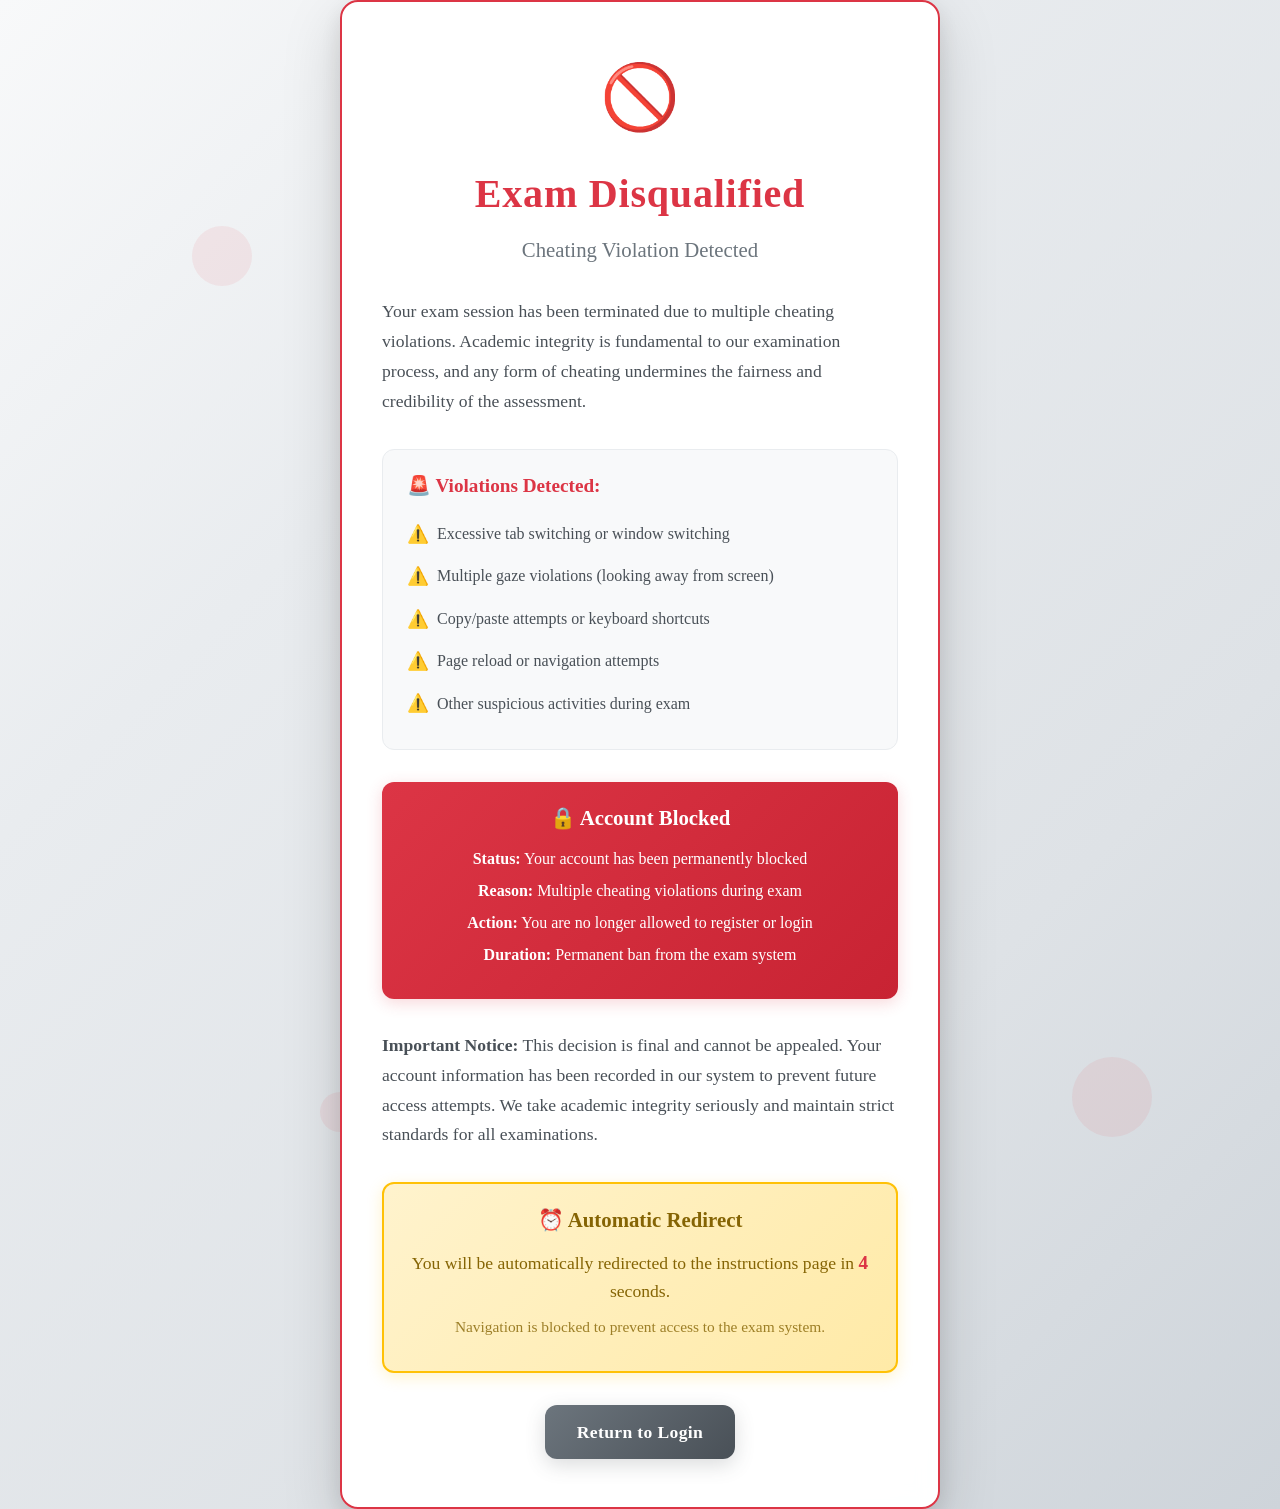
<file: Secure-Exam-Tool/secure_exam_tool/templates/cheating_violation.html>
<!DOCTYPE html>
<html lang="en">
<head>
    <meta charset="UTF-8">
    <meta name="viewport" content="width=device-width, initial-scale=1.0">
    <title>Cheating Violation - Exam Disqualified</title>
    <link href="https://cdn.jsdelivr.net/npm/bootstrap@5.1.3/dist/css/bootstrap.min.css" rel="stylesheet">
    <style>
        body {
            font-family: 'Georgia', 'Times New Roman', serif;
            background: linear-gradient(135deg, #f8f9fa 0%, #e9ecef 30%, #dee2e6 70%, #ced4da 100%);
            min-height: 100vh;
            display: flex;
            align-items: center;
            justify-content: center;
            overflow: hidden;
            position: relative;
        }

        /* Animated background elements */
        .background-particles {
            position: absolute;
            top: 0;
            left: 0;
            width: 100%;
            height: 100%;
            overflow: hidden;
        }

        .particle {
            position: absolute;
            background: rgba(220, 53, 69, 0.08);
            border-radius: 50%;
            animation: float 8s ease-in-out infinite;
        }

        .particle:nth-child(1) {
            width: 60px;
            height: 60px;
            top: 15%;
            left: 15%;
            animation-delay: 0s;
        }

        .particle:nth-child(2) {
            width: 80px;
            height: 80px;
            top: 70%;
            right: 10%;
            animation-delay: 2s;
        }

        .particle:nth-child(3) {
            width: 40px;
            height: 40px;
            bottom: 25%;
            left: 25%;
            animation-delay: 4s;
        }

        @keyframes float {
            0%, 100% {
                transform: translateY(0px) rotate(0deg);
                opacity: 0.3;
            }
            50% {
                transform: translateY(-15px) rotate(180deg);
                opacity: 0.6;
            }
        }

        /* Main violation container */
        .violation-container {
            text-align: center;
            z-index: 10;
            position: relative;
            animation: fadeInUp 1.5s ease-out;
            background: rgba(255, 255, 255, 0.98);
            border-radius: 18px;
            padding: 3rem 2.5rem;
            box-shadow: 0 20px 60px rgba(0,0,0,0.15), 0 8px 24px rgba(0,0,0,0.1);
            border: 2px solid #dc3545;
            backdrop-filter: blur(10px) saturate(110%);
            max-width: 600px;
            width: 90vw;
        }

        .violation-icon {
            font-size: 4rem;
            margin-bottom: 1.5rem;
            animation: pulse 2s infinite;
        }

        @keyframes pulse {
            0%, 100% {
                transform: scale(1);
            }
            50% {
                transform: scale(1.1);
            }
        }

        .violation-title {
            font-size: 2.5rem;
            font-weight: 700;
            color: #dc3545;
            margin-bottom: 1rem;
            letter-spacing: 0.02em;
        }

        .violation-subtitle {
            font-size: 1.3rem;
            color: #6c757d;
            margin-bottom: 2rem;
            font-weight: 500;
        }

        .violation-message {
            font-size: 1.1rem;
            color: #495057;
            line-height: 1.7;
            margin-bottom: 2rem;
            text-align: left;
        }

        .violation-details {
            background: #f8f9fa;
            border-radius: 12px;
            padding: 1.5rem;
            margin-bottom: 2rem;
            border: 1px solid #e9ecef;
            text-align: left;
        }

        .violation-details h4 {
            color: #dc3545;
            font-size: 1.2rem;
            font-weight: 600;
            margin-bottom: 1rem;
        }

        .violation-details ul {
            list-style: none;
            padding: 0;
            margin: 0;
        }

        .violation-details li {
            padding: 0.5rem 0;
            color: #495057;
            font-size: 1rem;
            display: flex;
            align-items: center;
        }

        .violation-details li:before {
            content: "⚠️";
            margin-right: 0.5rem;
            font-size: 1.1rem;
        }

        .blocked-info {
            background: linear-gradient(135deg, #dc3545 0%, #c82333 100%);
            color: white;
            border-radius: 12px;
            padding: 1.5rem;
            margin-bottom: 2rem;
            box-shadow: 0 4px 16px rgba(220, 53, 69, 0.2);
        }

        .blocked-info h4 {
            font-size: 1.3rem;
            font-weight: 600;
            margin-bottom: 1rem;
        }

        .blocked-info p {
            margin-bottom: 0.5rem;
            font-size: 1rem;
        }

        .home-button {
            background: linear-gradient(135deg, #6c757d 0%, #495057 100%);
            color: white;
            border: none;
            border-radius: 12px;
            padding: 14px 32px;
            font-size: 1.1rem;
            font-weight: 600;
            letter-spacing: 0.02em;
            box-shadow: 0 6px 20px rgba(73, 80, 87, 0.2);
            transition: all 0.3s cubic-bezier(.4,0,.2,1);
            text-decoration: none;
            display: inline-block;
            font-family: 'Georgia', 'Times New Roman', serif;
        }

        .home-button:hover {
            transform: translateY(-2px);
            box-shadow: 0 8px 24px rgba(73, 80, 87, 0.3);
            color: white;
            text-decoration: none;
        }
        
        .redirect-info {
            background: linear-gradient(135deg, #fff3cd 0%, #ffeaa7 100%);
            border: 2px solid #ffc107;
            border-radius: 12px;
            padding: 1.5rem;
            margin-bottom: 2rem;
            text-align: center;
            box-shadow: 0 4px 16px rgba(255, 193, 7, 0.2);
        }
        
        .redirect-info h4 {
            color: #856404;
            font-size: 1.3rem;
            font-weight: 600;
            margin-bottom: 1rem;
        }
        
        .redirect-info p {
            color: #856404;
            font-size: 1.1rem;
            margin-bottom: 0.5rem;
        }
        
        .redirect-info small {
            color: #856404;
            opacity: 0.8;
        }
        
        #mainCountdown {
            font-weight: bold;
            color: #dc3545;
            font-size: 1.2rem;
        }

        @keyframes fadeInUp {
            from {
                opacity: 0;
                transform: translateY(40px);
            }
            to {
                opacity: 1;
                transform: translateY(0);
            }
        }

        /* Responsive design */
        @media (max-width: 768px) {
            .violation-container {
                padding: 2rem 1.5rem;
            }
            .violation-title {
                font-size: 2rem;
            }
            .violation-subtitle {
                font-size: 1.1rem;
            }
        }
    </style>
</head>
<body>
    <div class="background-particles">
        <div class="particle"></div>
        <div class="particle"></div>
        <div class="particle"></div>
    </div>

    <div class="violation-container">
        <div class="violation-icon">🚫</div>
        
        <h1 class="violation-title">Exam Disqualified</h1>
        <p class="violation-subtitle">Cheating Violation Detected</p>
        
        <div class="violation-message">
            Your exam session has been terminated due to multiple cheating violations. 
            Academic integrity is fundamental to our examination process, and any form of 
            cheating undermines the fairness and credibility of the assessment.
        </div>
        
        <div class="violation-details">
            <h4>🚨 Violations Detected:</h4>
            <ul>
                <li>Excessive tab switching or window switching</li>
                <li>Multiple gaze violations (looking away from screen)</li>
                <li>Copy/paste attempts or keyboard shortcuts</li>
                <li>Page reload or navigation attempts</li>
                <li>Other suspicious activities during exam</li>
            </ul>
        </div>
        
        <div class="blocked-info">
            <h4>🔒 Account Blocked</h4>
            <p><strong>Status:</strong> Your account has been permanently blocked</p>
            <p><strong>Reason:</strong> Multiple cheating violations during exam</p>
            <p><strong>Action:</strong> You are no longer allowed to register or login</p>
            <p><strong>Duration:</strong> Permanent ban from the exam system</p>
        </div>
        
        <div class="violation-message">
            <strong>Important Notice:</strong> This decision is final and cannot be appealed. 
            Your account information has been recorded in our system to prevent future access attempts. 
            We take academic integrity seriously and maintain strict standards for all examinations.
        </div>
        
        <div class="redirect-info">
            <h4>⏰ Automatic Redirect</h4>
                            <p>You will be automatically redirected to the instructions page in <span id="mainCountdown">5</span> seconds.</p>
            <p><small>Navigation is blocked to prevent access to the exam system.</small></p>
        </div>
        
        <a href="/login" class="home-button">Return to Login</a>
    </div>

    <script src="https://cdn.jsdelivr.net/npm/bootstrap@5.1.3/dist/js/bootstrap.bundle.min.js"></script>
    <script>
        // Prevent going back to exam
        window.history.pushState(null, null, window.location.href);
        window.onpopstate = function () {
            window.history.pushState(null, null, window.location.href);
        };
        
        // Prevent keyboard shortcuts
        document.addEventListener('keydown', function(e) {
            if (e.ctrlKey || e.altKey || e.metaKey) {
                e.preventDefault();
            }
        });
        
        // Prevent right-click
        document.addEventListener('contextmenu', function(e) {
            e.preventDefault();
        });
        
        // Prevent browser back/forward buttons and redirect after 1 minute
        let redirectTimer;
        
        function preventNavigation() {
            // Disable browser back button
            window.history.pushState(null, null, window.location.href);
            window.addEventListener('popstate', function() {
                window.history.pushState(null, null, window.location.href);
                showNavigationWarning();
            });
            
            // Disable browser forward button but allow redirect to instructions
            window.addEventListener('beforeunload', function(e) {
                // Allow redirect to instructions page
                if (window.location.href.includes('/instructions')) {
                    return;
                }
                e.preventDefault();
                e.returnValue = '';
                showNavigationWarning();
                return '';
            });
            
            // Disable Alt+Left/Right (browser navigation)
            document.addEventListener('keydown', function(e) {
                if (e.altKey && (e.key === 'ArrowLeft' || e.key === 'ArrowRight')) {
                    e.preventDefault();
                    showNavigationWarning();
                }
            });
            
            // Disable Ctrl+Left/Right (browser navigation)
            document.addEventListener('keydown', function(e) {
                if (e.ctrlKey && (e.key === 'ArrowLeft' || e.key === 'ArrowRight')) {
                    e.preventDefault();
                    showNavigationWarning();
                }
            });
        }
        
        function showNavigationWarning() {
            // Create warning message
            const warningDiv = document.createElement('div');
            warningDiv.id = 'navigationWarning';
            warningDiv.style.cssText = `
                position: fixed;
                top: 50%;
                left: 50%;
                transform: translate(-50%, -50%);
                background: linear-gradient(135deg, #dc3545 0%, #c82333 100%);
                color: white;
                padding: 20px 30px;
                border-radius: 12px;
                box-shadow: 0 10px 30px rgba(220, 53, 69, 0.3);
                z-index: 10000;
                font-family: 'Georgia', 'Times New Roman', serif;
                font-size: 1.1rem;
                text-align: center;
                max-width: 400px;
                animation: slideInDown 0.3s ease-out;
            `;
            warningDiv.innerHTML = `
                <div style="font-size: 2rem; margin-bottom: 10px;">🚫</div>
                <strong>Navigation Blocked</strong><br>
                You cannot navigate away from this page.<br>
                You will be redirected to instructions in <span id="countdown">5</span> seconds.
            `;
            
            document.body.appendChild(warningDiv);
            
            // Auto-remove warning after 3 seconds
            setTimeout(() => {
                if (warningDiv.parentNode) {
                    warningDiv.style.animation = 'slideOutUp 0.3s ease-in';
                    setTimeout(() => warningDiv.remove(), 300);
                }
            }, 3000);
        }
        
        function startRedirectCountdown() {
            let secondsLeft = 5;
            const countdownElement = document.getElementById('countdown');
            const mainCountdownElement = document.getElementById('mainCountdown');
            
            console.log('Starting redirect countdown with', secondsLeft, 'seconds');
            console.log('Countdown element:', countdownElement);
            console.log('Main countdown element:', mainCountdownElement);
            
            redirectTimer = setInterval(() => {
                secondsLeft--;
                console.log('Countdown:', secondsLeft, 'seconds left');
                
                if (countdownElement) {
                    countdownElement.textContent = secondsLeft;
                }
                if (mainCountdownElement) {
                    mainCountdownElement.textContent = secondsLeft;
                }
                
                if (secondsLeft <= 0) {
                    console.log('Redirecting to instructions page...');
                    clearInterval(redirectTimer);
                    
                    // Force redirect with multiple methods
                    const redirectToInstructions = () => {
                        try {
                            window.location.href = '/instructions';
                        } catch (error) {
                            console.error('Error with href redirect:', error);
                            try {
                                window.location.replace('/instructions');
                            } catch (error2) {
                                console.error('Error with replace redirect:', error2);
                                try {
                                    window.location.assign('/instructions');
                                } catch (error3) {
                                    console.error('Error with assign redirect:', error3);
                                    // Create and click a link as final fallback
                                    const link = document.createElement('a');
                                    link.href = '/instructions';
                                    link.style.display = 'none';
                                    document.body.appendChild(link);
                                    link.click();
                                }
                            }
                        }
                    };
                    
                    // Execute redirect immediately
                    redirectToInstructions();
                    
                    // Backup redirect after 1 second if still on same page
                    setTimeout(() => {
                        if (window.location.pathname === '/cheating_violation') {
                            console.log('Backup redirect triggered...');
                            redirectToInstructions();
                        }
                    }, 1000);
                }
            }, 1000);
        }
        
        // Initialize navigation prevention and countdown
        document.addEventListener('DOMContentLoaded', function() {
            console.log('DOM loaded, initializing blocked user page...');
            preventNavigation();
            console.log('Navigation prevention initialized');
            startRedirectCountdown();
            console.log('Redirect countdown started');
            
            // Test redirect after 7 seconds to ensure it works
            setTimeout(() => {
                console.log('Testing redirect functionality...');
                if (window.location.pathname === '/cheating_violation') {
                    console.log('Still on cheating violation page, forcing redirect...');
                    window.location.href = '/instructions';
                }
            }, 7000);
            
            // Add CSS for animations
            const style = document.createElement('style');
            style.textContent = `
                @keyframes slideInDown {
                    from { transform: translate(-50%, -60%); opacity: 0; }
                    to { transform: translate(-50%, -50%); opacity: 1; }
                }
                @keyframes slideOutUp {
                    from { transform: translate(-50%, -50%); opacity: 1; }
                    to { transform: translate(-50%, -60%); opacity: 0; }
                }
            `;
            document.head.appendChild(style);
        });
    </script>
</body>
</html>
</file>
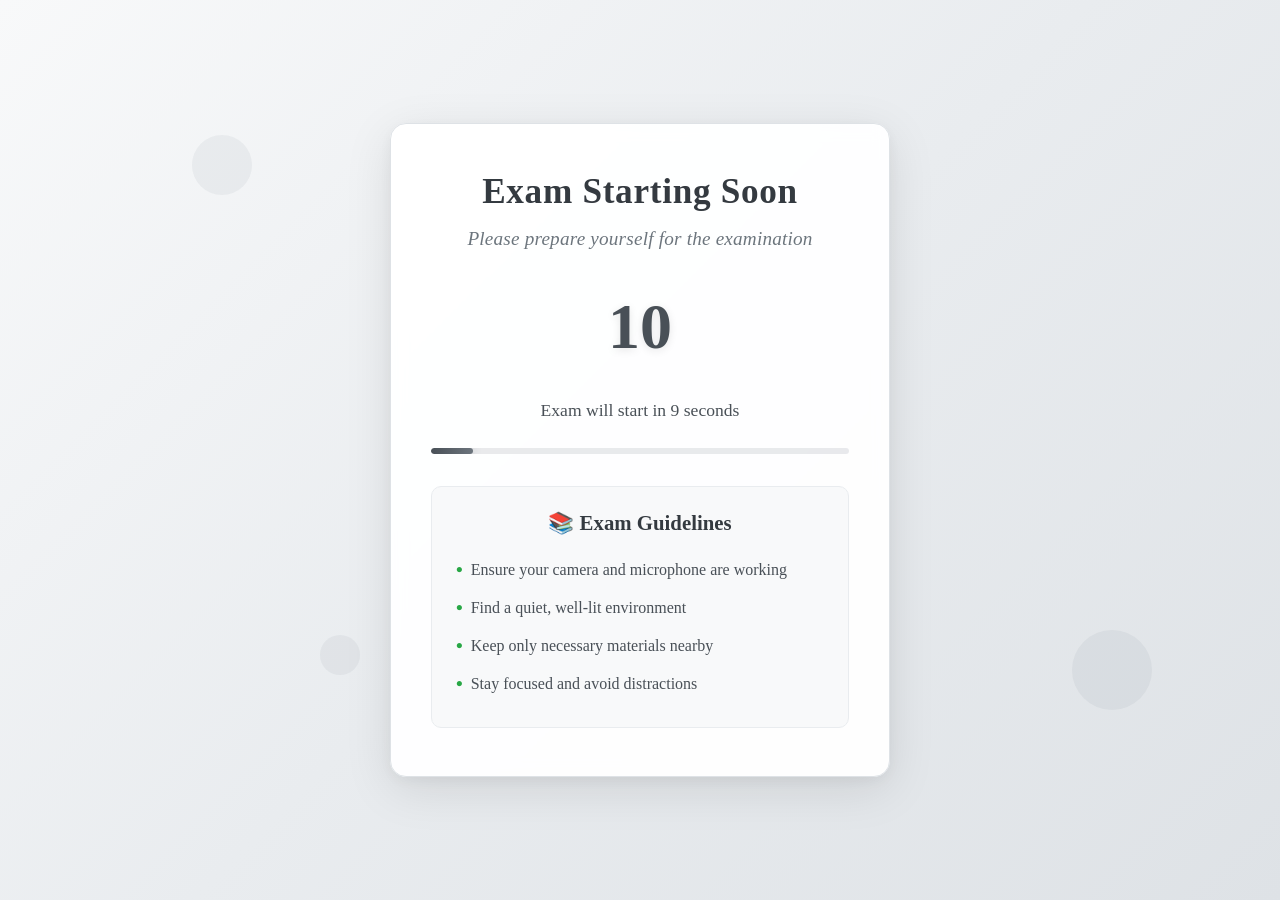
<file: Secure-Exam-Tool/secure_exam_tool/templates/countdown.html>
<!DOCTYPE html>
<html lang="en">
<head>
    <meta charset="UTF-8">
    <meta name="viewport" content="width=device-width, initial-scale=1.0">
    <title>Exam Starting Soon</title>
    <style>
        * {
            margin: 0;
            padding: 0;
            box-sizing: border-box;
        }

        body {
            font-family: 'Georgia', 'Times New Roman', serif;
            background: linear-gradient(135deg, #f8f9fa 0%, #e9ecef 50%, #dee2e6 100%);
            min-height: 100vh;
            display: flex;
            align-items: center;
            justify-content: center;
            overflow: hidden;
            position: relative;
        }

        /* Animated background elements */
        .background-particles {
            position: absolute;
            top: 0;
            left: 0;
            width: 100%;
            height: 100%;
            overflow: hidden;
        }

        .particle {
            position: absolute;
            background: rgba(108, 117, 125, 0.08);
            border-radius: 50%;
            animation: float 8s ease-in-out infinite;
        }

        .particle:nth-child(1) {
            width: 60px;
            height: 60px;
            top: 15%;
            left: 15%;
            animation-delay: 0s;
        }

        .particle:nth-child(2) {
            width: 80px;
            height: 80px;
            top: 70%;
            right: 10%;
            animation-delay: 2s;
        }

        .particle:nth-child(3) {
            width: 40px;
            height: 40px;
            bottom: 25%;
            left: 25%;
            animation-delay: 4s;
        }

        @keyframes float {
            0%, 100% {
                transform: translateY(0px) rotate(0deg);
                opacity: 0.3;
            }
            50% {
                transform: translateY(-15px) rotate(180deg);
                opacity: 0.6;
            }
        }

        /* Main countdown container */
        .countdown-container {
            text-align: center;
            z-index: 10;
            position: relative;
            animation: fadeInUp 1.5s ease-out;
            background: rgba(255, 255, 255, 0.95);
            border-radius: 16px;
            padding: 3rem 2.5rem;
            box-shadow: 0 12px 48px rgba(0,0,0,0.1), 0 4px 16px rgba(0,0,0,0.05);
            border: 1px solid #dee2e6;
            backdrop-filter: blur(8px) saturate(110%);
            max-width: 500px;
            width: 90vw;
        }

        .countdown-title {
            font-size: 2.2rem;
            font-weight: 600;
            color: #343a40;
            margin-bottom: 1rem;
            letter-spacing: 0.02em;
        }

        .countdown-subtitle {
            font-size: 1.2rem;
            color: #6c757d;
            margin-bottom: 2.5rem;
            font-style: italic;
            letter-spacing: 0.01em;
        }

        .countdown-timer {
            font-size: 4rem;
            font-weight: 700;
            color: #495057;
            margin-bottom: 2rem;
            font-family: 'Georgia', 'Times New Roman', serif;
            text-shadow: 0 2px 8px rgba(0,0,0,0.1);
            animation: pulse 1s ease-in-out infinite alternate;
            transition: all 0.6s cubic-bezier(0.4, 0, 0.2, 1);
            transform: scale(1);
            opacity: 1;
        }
        
        .countdown-timer.animate {
            animation: numberChange 0.8s cubic-bezier(0.4, 0, 0.2, 1);
        }
        
        @keyframes numberChange {
            0% {
                transform: scale(1) rotateY(0deg);
                opacity: 1;
                color: #495057;
            }
            25% {
                transform: scale(1.3) rotateY(90deg);
                opacity: 0.6;
                color: #6c757d;
            }
            50% {
                transform: scale(0.7) rotateY(180deg);
                opacity: 0.2;
                color: #868e96;
            }
            75% {
                transform: scale(1.2) rotateY(270deg);
                opacity: 0.6;
                color: #6c757d;
            }
            100% {
                transform: scale(1) rotateY(360deg);
                opacity: 1;
                color: #495057;
            }
        }

        @keyframes pulse {
            from {
                transform: scale(1);
                text-shadow: 0 2px 8px rgba(0,0,0,0.1);
            }
            to {
                transform: scale(1.05);
                text-shadow: 0 4px 12px rgba(0,0,0,0.15);
            }
        }

        .countdown-message {
            font-size: 1.1rem;
            color: #495057;
            margin-bottom: 1.5rem;
            line-height: 1.6;
        }

        .progress-bar {
            width: 100%;
            height: 6px;
            background: rgba(108, 117, 125, 0.15);
            border-radius: 3px;
            overflow: hidden;
            margin-bottom: 1rem;
        }

        .progress-fill {
            height: 100%;
            background: linear-gradient(90deg, #495057, #6c757d);
            border-radius: 3px;
            width: 100%;
            transition: width 1s linear;
            box-shadow: 0 0 8px rgba(73, 80, 87, 0.3);
        }

        .exam-info {
            background: #f8f9fa;
            border-radius: 10px;
            padding: 1.5rem;
            margin-top: 2rem;
            border: 1px solid #e9ecef;
        }

        .exam-info h3 {
            font-size: 1.3rem;
            color: #343a40;
            margin-bottom: 1rem;
            font-weight: 600;
        }

        .exam-info ul {
            list-style: none;
            padding: 0;
            text-align: left;
        }

        .exam-info li {
            padding: 0.5rem 0;
            color: #495057;
            font-size: 1rem;
            display: flex;
            align-items: center;
        }

        .exam-info li:before {
            content: "•";
            color: #28a745;
            font-weight: bold;
            margin-right: 0.5rem;
            font-size: 1.2rem;
        }

        @keyframes fadeInUp {
            from {
                opacity: 0;
                transform: translateY(40px);
            }
            to {
                opacity: 1;
                transform: translateY(0);
            }
        }

        /* Responsive design */
        @media (max-width: 768px) {
            .countdown-container {
                padding: 2rem 1.5rem;
            }
            .countdown-title {
                font-size: 1.8rem;
            }
            .countdown-timer {
                font-size: 3rem;
            }
            .countdown-subtitle {
                font-size: 1rem;
            }
        }
    </style>
</head>
<body>
    <div class="background-particles">
        <div class="particle"></div>
        <div class="particle"></div>
        <div class="particle"></div>
    </div>

    <div class="countdown-container" id="countdownContainer">
        <h1 class="countdown-title">Exam Starting Soon</h1>
        <p class="countdown-subtitle">Please prepare yourself for the examination</p>
        
        <div class="countdown-timer" id="countdownTimer">10</div>
        <p class="countdown-message" id="countdownMessage">Exam will start in <span id="timeLeft">10</span> seconds</p>
        
        <div class="progress-bar">
            <div class="progress-fill" id="progressFill"></div>
        </div>
        
        <div class="exam-info">
            <h3>📚 Exam Guidelines</h3>
            <ul>
                <li>Ensure your camera and microphone are working</li>
                <li>Find a quiet, well-lit environment</li>
                <li>Keep only necessary materials nearby</li>
                <li>Stay focused and avoid distractions</li>
            </ul>
        </div>
    </div>

    <script>
        // Check if current user is blocked
        async function checkIfUserBlocked() {
            try {
                const userEmail = sessionStorage.getItem('userEmail');
                const userUsername = sessionStorage.getItem('userUsername');
                
                if (userEmail && userUsername) {
                    const response = await fetch('/api/check_blocked_status', {
                        method: 'POST',
                        headers: {
                            'Content-Type': 'application/json',
                        },
                        body: JSON.stringify({ email: userEmail, username: userUsername })
                    });
                    
                    const data = await response.json();
                    
                    if (response.ok && data.is_blocked) {
                        // User is blocked, redirect to violation page
                        window.location.href = '/cheating_violation';
                        return true;
                    }
                }
                return false;
            } catch (error) {
                console.error('Error checking blocked status:', error);
                return false;
            }
        }
        
        let timeLeft = 10;
        const timerElement = document.getElementById('countdownTimer');
        const messageElement = document.getElementById('countdownMessage');
        const timeLeftSpan = document.getElementById('timeLeft');
        const progressFill = document.getElementById('progressFill');
        
        // Check if user is blocked before starting countdown
        (async function() {
            const isBlocked = await checkIfUserBlocked();
            if (isBlocked) {
                return; // User will be redirected to violation page
            }
            
            // Start countdown only if user is not blocked
            const countdown = setInterval(() => {
                timeLeft--;
                
                // Add animation class to trigger smooth transition
                timerElement.classList.add('animate');
                
                // Update timer display with slight delay for smooth effect
                setTimeout(() => {
                    timerElement.textContent = timeLeft;
                    timeLeftSpan.textContent = timeLeft;
                }, 200);
                
                // Remove animation class after animation completes
                setTimeout(() => {
                    timerElement.classList.remove('animate');
                }, 800);
                
                // Update progress bar
                const progressPercentage = ((10 - timeLeft) / 10) * 100;
                progressFill.style.width = progressPercentage + '%';
                
                // Update message
                if (timeLeft === 1) {
                    messageElement.textContent = 'Exam will start in 1 second';
                } else {
                    messageElement.textContent = `Exam will start in ${timeLeft} seconds`;
                }
                
                // When countdown reaches 0
                if (timeLeft <= 0) {
                    clearInterval(countdown);
                    timerElement.textContent = 'Starting...';
                    messageElement.textContent = 'Redirecting to exam...';
                    
                    // Add fade out animation
                    const container = document.getElementById('countdownContainer');
                    container.style.animation = 'fadeOut 0.5s ease-out forwards';
                    
                    setTimeout(() => {
                        // Get the exam URL from session storage
                        const examUrl = sessionStorage.getItem('examRedirectUrl');
                        if (examUrl) {
                            sessionStorage.removeItem('examRedirectUrl'); // Clean up
                            window.location.href = examUrl;
                        } else {
                            window.location.href = '/login';
                        }
                    }, 500);
                }
            }, 1000);
        })();
        
        // Add fade out animation
        const style = document.createElement('style');
        style.textContent = `
            @keyframes fadeOut {
                from { opacity: 1; transform: scale(1); }
                to { opacity: 0; transform: scale(0.95); }
            }
        `;
        document.head.appendChild(style);
    </script>
</body>
</html>
</file>
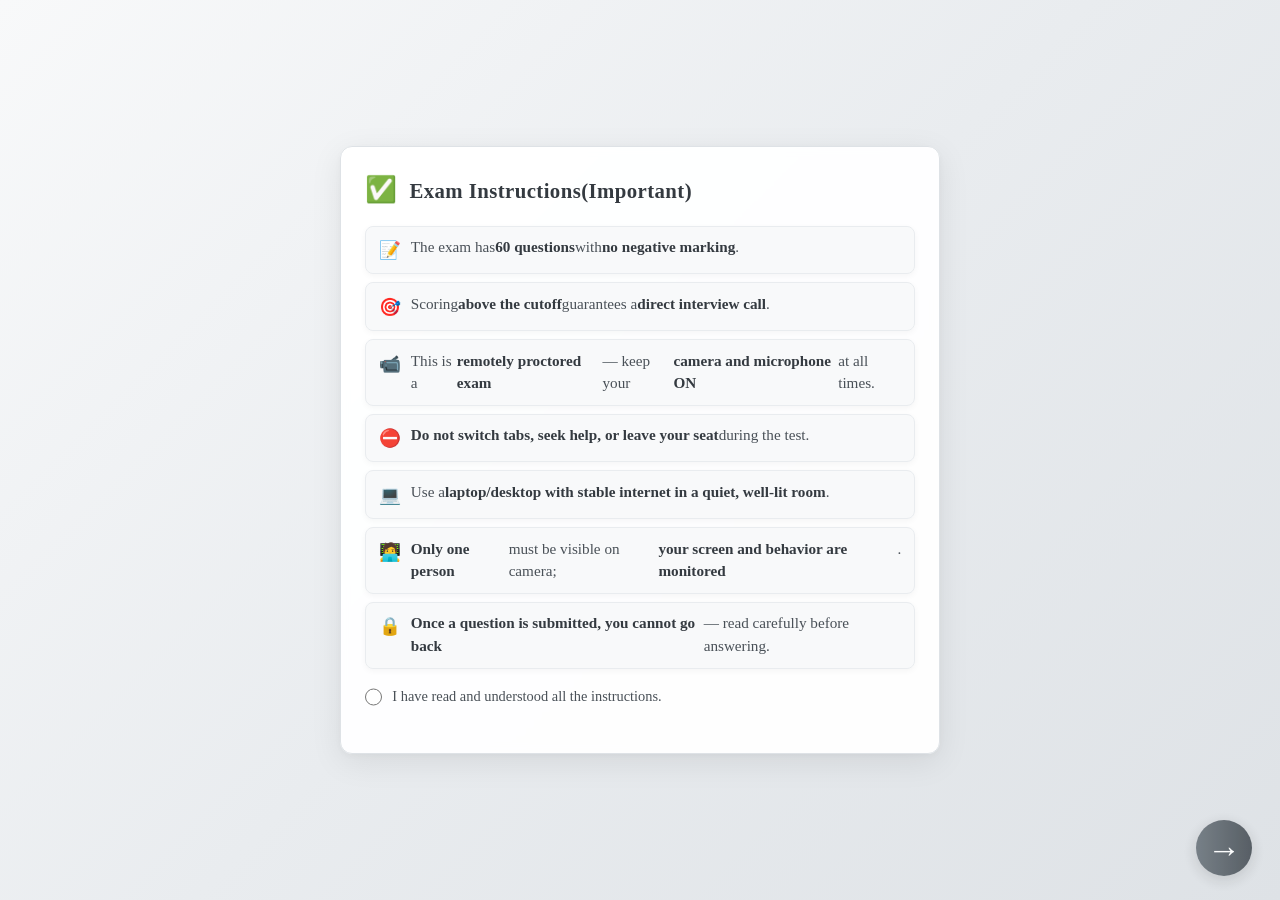
<file: Secure-Exam-Tool/secure_exam_tool/templates/instructions.html>
<!DOCTYPE html>
<html lang="en">
<head>
    <meta charset="UTF-8">
    <meta name="viewport" content="width=device-width, initial-scale=1.0">
    <title>Exam Instructions</title>
    <link href="https://cdn.jsdelivr.net/npm/bootstrap@5.1.3/dist/css/bootstrap.min.css" rel="stylesheet">
    <style>
        body {
            height: 100vh;
            background: linear-gradient(135deg, #f8f9fa 0%, #e9ecef 50%, #dee2e6 100%);
            color: #495057;
            font-family: 'Georgia', 'Times New Roman', serif;
            display: flex;
            align-items: center;
            justify-content: center;
            position: relative;
            overflow: hidden;
            margin: 0;
            padding: 0;
        }
        .instructions-container {
            background: rgba(255,255,255,0.95);
            border-radius: 12px;
            box-shadow: 0 8px 32px rgba(0,0,0,0.08), 0 2px 8px rgba(0,0,0,0.04);
            padding: 1.5rem 1.5rem 2.5rem 1.5rem;
            max-width: 600px;
            width: 90vw;
            max-height: 85vh;
            margin: 0 auto;
            position: relative;
            border: 1px solid #dee2e6;
            backdrop-filter: blur(4px) saturate(105%);
            animation: shadowPulse 3s infinite alternate, slideInFromRight 1s ease-out;
            transition: box-shadow 0.4s cubic-bezier(.4,0,.2,1), transform 0.4s cubic-bezier(.4,0,.2,1), opacity 0.5s;
            overflow: hidden;
        }
        @keyframes shadowPulse {
            0% { box-shadow: 0 8px 32px rgba(0,0,0,0.08), 0 2px 8px rgba(0,0,0,0.04); }
            100% { box-shadow: 0 12px 40px rgba(0,0,0,0.12), 0 4px 12px rgba(0,0,0,0.06); }
        }
        .instructions-container.slide-out {
            animation: slideFadeOut 0.7s cubic-bezier(.4,0,.2,1) forwards;
        }
        @keyframes slideFadeOut {
            0% { opacity: 1; transform: translateX(0); }
            100% { opacity: 0; transform: translateX(-60vw) scale(0.98); }
        }
        
        @keyframes slideInFromRight {
            0% {
                opacity: 0;
                transform: translateX(100px);
            }
            100% {
                opacity: 1;
                transform: translateX(0);
            }
        }
        .instructions-title {
            font-size: 1.3rem;
            font-weight: 600;
            margin-bottom: 1rem;
            display: flex;
            align-items: center;
            color: #343a40;
            letter-spacing: 0.02em;
            font-family: 'Georgia', 'Times New Roman', serif;
        }
        .instructions-title .check {
            font-size: 1.6rem;
            margin-right: 12px;
            color: #28a745;
            animation: bounceIn 1.2s;
        }
        @keyframes bounceIn {
            0% { transform: scale(0.7); opacity: 0; }
            60% { transform: scale(1.2); opacity: 1; }
            100% { transform: scale(1); }
        }
        .instructions-list {
            list-style: none;
            padding: 0;
            margin: 0 0 1.1rem 0;
        }
        .instructions-list li {
            display: flex;
            align-items: flex-start;
            margin-bottom: 0.5rem;
            font-size: 0.95rem;
            background: #f8f9fa;
            border-radius: 8px;
            padding: 0.6rem 0.8rem;
            box-shadow: 0 2px 6px rgba(0,0,0,0.04);
            transition: background 0.3s, transform 0.2s cubic-bezier(.4,0,.2,1), box-shadow 0.2s cubic-bezier(.4,0,.2,1);
            color: #495057;
            cursor: pointer;
            border: 1px solid #e9ecef;
        }
        .instructions-list li:hover {
            background: #e9ecef;
            transform: scale(1.02) translateX(3px);
            box-shadow: 0 4px 12px rgba(0,0,0,0.08);
            border-color: #dee2e6;
        }
        .instructions-list .icon {
            font-size: 1.1rem;
            margin-right: 10px;
            flex-shrink: 0;
            margin-top: 1px;
            transition: transform 0.25s cubic-bezier(.4,0,.2,1);
        }
        .instructions-list li:hover .icon {
            transform: scale(1.2) rotate(-5deg);
        }
        .instructions-list strong {
            color: #343a40;
            font-weight: 600;
        }
        .instructions-list .red {
            color: #dc3545;
        }
        .instructions-list .green {
            color: #28a745;
        }
        .instructions-list .blue {
            color: #495057;
        }
        .instructions-list .orange {
            color: #fd7e14;
        }
        .instructions-list .gray {
            color: #6c757d;
        }
        .instructions-list .yellow {
            color: #ffc107;
        }
        .confirm-section {
            display: flex;
            align-items: center;
            margin-top: 0.8rem;
            margin-bottom: 0.3rem;
            font-size: 0.9rem;
            color: #495057;
            font-family: 'Georgia', 'Times New Roman', serif;
        }
        .confirm-section input[type="radio"] {
            accent-color: #495057;
            width: 1.2em;
            height: 1.2em;
            margin-right: 0.7em;
        }
        .floating-next-btn {
            position: fixed;
            bottom: 24px;
            right: 28px;
            z-index: 100;
            background: linear-gradient(90deg, #6c757d 0%, #495057 100%);
            color: #fff;
            border: none;
            border-radius: 50%;
            width: 56px;
            height: 56px;
            box-shadow: 0 4px 16px rgba(0,0,0,0.15);
            display: flex;
            align-items: center;
            justify-content: center;
            font-size: 1.6rem;
            cursor: pointer;
            transition: background 0.3s, box-shadow 0.3s, transform 0.2s;
            opacity: 0.9;
            pointer-events: none;
        }
        .floating-next-btn.enabled {
            opacity: 1;
            pointer-events: auto;
            background: linear-gradient(90deg, #28a745 0%, #6c757d 100%);
            box-shadow: 0 8px 24px rgba(40, 167, 69, 0.3);
            transform: scale(1.05);
        }
        .floating-next-btn:active {
            transform: scale(0.97);
        }
        @media (max-width: 600px) {
            .instructions-container {
                padding: 1rem 1rem 2rem 1rem;
                max-height: 90vh;
            }
            .floating-next-btn {
                width: 44px;
                height: 44px;
                font-size: 1.1rem;
                bottom: 10px;
                right: 8px;
            }
        }
        @media (max-height: 700px) {
            .instructions-container {
                padding: 1rem 1rem 1.5rem 1rem;
                max-height: 95vh;
            }
            .instructions-title {
                font-size: 1.1rem;
                margin-bottom: 0.8rem;
            }
            .instructions-list li {
                font-size: 0.85rem;
                padding: 0.5rem 0.7rem;
                margin-bottom: 0.4rem;
            }
            .confirm-section {
                font-size: 0.8rem;
                margin-top: 0.6rem;
            }
        }
    </style>
</head>
<body>
    <div class="instructions-container">
        <div class="instructions-title"><span class="check">✅</span>Exam Instructions <span style="font-weight:600;">(Important)</span></div>
        <ul class="instructions-list">
            <li><span class="icon">📝</span> The exam has <strong>60 questions</strong> with <strong>no negative marking</strong>.</li>
            <li><span class="icon">🎯</span> Scoring <strong>above the cutoff</strong> guarantees a <strong>direct interview call</strong>.</li>
            <li><span class="icon">📹</span> This is a <strong>remotely proctored exam</strong> — keep your <strong>camera and microphone ON</strong> at all times.</li>
            <li><span class="icon red">⛔</span> <strong>Do not switch tabs, seek help, or leave your seat</strong> during the test.</li>
            <li><span class="icon gray">💻</span> Use a <strong>laptop/desktop with stable internet in a quiet, well-lit room</strong>.</li>
            <li><span class="icon blue">🧑‍💻</span> <strong>Only one person</strong> must be visible on camera; <strong>your screen and behavior are monitored</strong>.</li>
            <li><span class="icon orange">🔒</span> <strong>Once a question is submitted, you cannot go back</strong> — read carefully before answering.</li>
        </ul>
        <div class="confirm-section">
            <input type="radio" id="confirmRead" name="confirmRead">
            <label for="confirmRead">I have read and understood all the instructions.</label>
        </div>
    </div>
    <button class="floating-next-btn" id="nextBtn" title="Proceed to Login" disabled>
        <span style="font-size:2.1rem;display:inline-block;transform:translateY(2px);">→</span>
    </button>
    <script>
        // Check if current user is blocked
        async function checkIfUserBlocked() {
            try {
                const userEmail = sessionStorage.getItem('userEmail');
                const userUsername = sessionStorage.getItem('userUsername');
                
                if (userEmail && userUsername) {
                    const response = await fetch('/api/check_blocked_status', {
                        method: 'POST',
                        headers: {
                            'Content-Type': 'application/json',
                        },
                        body: JSON.stringify({ email: userEmail, username: userUsername })
                    });
                    
                    const data = await response.json();
                    
                    if (response.ok && data.is_blocked) {
                        // User is blocked, redirect to violation page
                        window.location.href = '/cheating_violation';
                        return true;
                    }
                }
                return false;
            } catch (error) {
                console.error('Error checking blocked status:', error);
                return false;
            }
        }
        
        // Check if user is blocked on page load
        document.addEventListener('DOMContentLoaded', async function() {
            const isBlocked = await checkIfUserBlocked();
            if (isBlocked) {
                return; // User will be redirected to violation page
            }
        });
        
        const confirmRadio = document.getElementById('confirmRead');
        const nextBtn = document.getElementById('nextBtn');
        const instructionsContainer = document.querySelector('.instructions-container');
        confirmRadio.addEventListener('change', function() {
            if (this.checked) {
                nextBtn.classList.add('enabled');
                nextBtn.removeAttribute('disabled');
            } else {
                nextBtn.classList.remove('enabled');
                nextBtn.setAttribute('disabled', '');
            }
        });
        nextBtn.addEventListener('click', function() {
            if (confirmRadio.checked) {
                instructionsContainer.classList.add('slide-out');
                setTimeout(() => {
                    window.location.href = '/login';
                }, 650);
            }
        });
    </script>
</body>
</html>
</file>
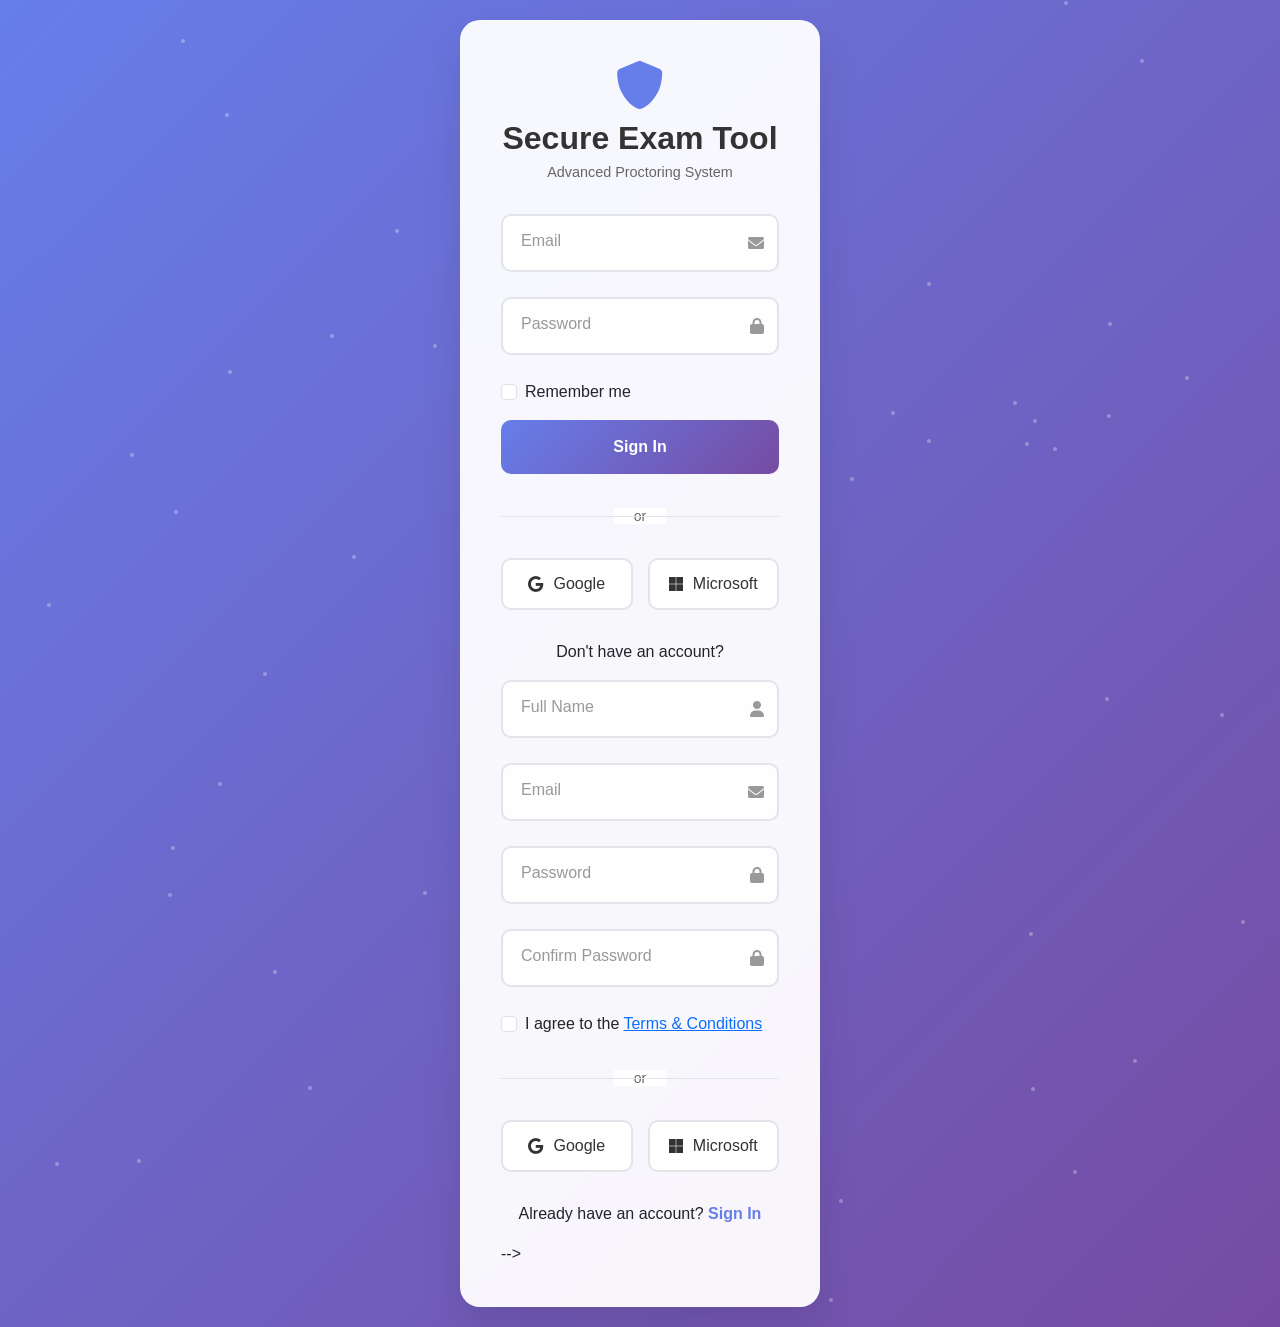
<file: Secure-Exam-Tool/secure_exam_tool/templates/login.html>
<!DOCTYPE html>
<html lang="en">
<head>
    <meta charset="UTF-8">
    <meta name="viewport" content="width=device-width, initial-scale=1.0">
    <title>Secure Exam Tool - Login</title>
    <link href="https://cdn.jsdelivr.net/npm/bootstrap@5.1.3/dist/css/bootstrap.min.css" rel="stylesheet">
    <link href="https://cdnjs.cloudflare.com/ajax/libs/font-awesome/6.0.0/css/all.min.css" rel="stylesheet">
    <style>
        * {
            margin: 0;
            padding: 0;
            box-sizing: border-box;
        }

        body {
            font-family: 'Segoe UI', Tahoma, Geneva, Verdana, sans-serif;
            background: linear-gradient(135deg, #667eea 0%, #764ba2 100%);
            min-height: 100vh;
            display: flex;
            align-items: center;
            justify-content: center;
            position: relative;
            overflow: hidden;
        }

        /* Animated background particles */
        .particles {
            position: absolute;
            top: 0;
            left: 0;
            width: 100%;
            height: 100%;
            overflow: hidden;
            z-index: 1;
        }

        .particle {
            position: absolute;
            width: 4px;
            height: 4px;
            background: rgba(255, 255, 255, 0.3);
            border-radius: 50%;
            animation: float 6s ease-in-out infinite;
        }

        @keyframes float {
            0%, 100% { transform: translateY(0px) rotate(0deg); opacity: 1; }
            50% { transform: translateY(-20px) rotate(180deg); opacity: 0.5; }
        }

        .container {
            position: relative;
            z-index: 10;
            max-width: 400px;
            width: 100%;
            padding: 20px;
        }

        .auth-card {
            background: rgba(255, 255, 255, 0.95);
            backdrop-filter: blur(10px);
            border-radius: 20px;
            padding: 40px;
            box-shadow: 0 20px 40px rgba(0, 0, 0, 0.1);
            border: 1px solid rgba(255, 255, 255, 0.2);
            transition: all 0.3s ease;
            position: relative;
            overflow: hidden;
        }

        .auth-card:hover {
            transform: translateY(-5px);
            box-shadow: 0 25px 50px rgba(0, 0, 0, 0.15);
        }

        .auth-card::before {
            content: '';
            position: absolute;
            top: 0;
            left: -100%;
            width: 100%;
            height: 100%;
            background: linear-gradient(90deg, transparent, rgba(255, 255, 255, 0.4), transparent);
            transition: left 0.5s;
        }

        .auth-card:hover::before {
            left: 100%;
        }

        .logo {
            text-align: center;
            margin-bottom: 30px;
        }

        .logo i {
            font-size: 3rem;
            color: #667eea;
            margin-bottom: 10px;
            animation: pulse 2s infinite;
        }

        @keyframes pulse {
            0%, 100% { transform: scale(1); }
            50% { transform: scale(1.1); }
        }

        .logo h2 {
            color: #333;
            font-weight: 600;
            margin-bottom: 5px;
        }

        .logo p {
            color: #666;
            font-size: 0.9rem;
        }

        .form-group {
            margin-bottom: 25px;
            position: relative;
        }

        .form-control {
            width: 100%;
            padding: 15px 20px;
            border: 2px solid #e1e5e9;
            border-radius: 10px;
            font-size: 16px;
            transition: all 0.3s ease;
            background: rgba(255, 255, 255, 0.9);
        }

        .form-control:focus {
            outline: none;
            border-color: #667eea;
            box-shadow: 0 0 0 3px rgba(102, 126, 234, 0.1);
            transform: translateY(-2px);
        }

        .form-label {
            position: absolute;
            top: 15px;
            left: 20px;
            color: #999;
            transition: all 0.3s ease;
            pointer-events: none;
            font-size: 16px;
        }

        .form-control:focus + .form-label,
        .form-control:not(:placeholder-shown) + .form-label {
            top: -10px;
            left: 15px;
            font-size: 12px;
            color: #667eea;
            background: white;
            padding: 0 5px;
        }

        .input-icon {
            position: absolute;
            right: 15px;
            top: 50%;
            transform: translateY(-50%);
            color: #999;
            transition: color 0.3s ease;
        }

        .form-control:focus ~ .input-icon {
            color: #667eea;
        }

        .btn {
            width: 100%;
            padding: 15px;
            border: none;
            border-radius: 10px;
            font-size: 16px;
            font-weight: 600;
            cursor: pointer;
            transition: all 0.3s ease;
            position: relative;
            overflow: hidden;
        }

        .btn-primary {
            background: linear-gradient(135deg, #667eea 0%, #764ba2 100%);
            color: white;
        }

        .btn-primary:hover {
            transform: translateY(-2px);
            box-shadow: 0 10px 20px rgba(102, 126, 234, 0.3);
        }

        .btn-secondary {
            background: linear-gradient(135deg, #f093fb 0%, #f5576c 100%);
            color: white;
        }

        .btn-secondary:hover {
            transform: translateY(-2px);
            box-shadow: 0 10px 20px rgba(240, 147, 251, 0.3);
        }

        .btn::before {
            content: '';
            position: absolute;
            top: 0;
            left: -100%;
            width: 100%;
            height: 100%;
            background: linear-gradient(90deg, transparent, rgba(255, 255, 255, 0.2), transparent);
            transition: left 0.5s;
        }

        .btn:hover::before {
            left: 100%;
        }

        .divider {
            text-align: center;
            margin: 30px 0;
            position: relative;
        }

        .divider::before {
            content: '';
            position: absolute;
            top: 50%;
            left: 0;
            right: 0;
            height: 1px;
            background: #e1e5e9;
        }

        .divider span {
            background: white;
            padding: 0 20px;
            color: #666;
            font-size: 14px;
        }

        .social-login {
            display: flex;
            gap: 15px;
            margin-bottom: 30px;
        }

        .social-btn {
            flex: 1;
            padding: 12px;
            border: 2px solid #e1e5e9;
            border-radius: 10px;
            background: white;
            color: #333;
            text-decoration: none;
            text-align: center;
            transition: all 0.3s ease;
            display: flex;
            align-items: center;
            justify-content: center;
            gap: 10px;
        }

        .social-btn:hover {
            border-color: #667eea;
            color: #667eea;
            transform: translateY(-2px);
            text-decoration: none;
        }

        .toggle-form {
            text-align: center;
            margin-top: 20px;
        }

        .toggle-form a {
            color: #667eea;
            text-decoration: none;
            font-weight: 600;
            transition: color 0.3s ease;
        }

        .toggle-form a:hover {
            color: #764ba2;
        }

        .alert {
            border-radius: 10px;
            border: none;
            padding: 15px 20px;
            margin-bottom: 20px;
            animation: slideIn 0.3s ease;
        }

        @keyframes slideIn {
            from { transform: translateY(-20px); opacity: 0; }
            to { transform: translateY(0); opacity: 1; }
        }

        .loading {
            display: none;
            text-align: center;
            margin-top: 20px;
        }

        .spinner {
            width: 20px;
            height: 20px;
            border: 2px solid #f3f3f3;
            border-top: 2px solid #667eea;
            border-radius: 50%;
            animation: spin 1s linear infinite;
            display: inline-block;
        }

        @keyframes spin {
            0% { transform: rotate(0deg); }
            100% { transform: rotate(360deg); }
        }

        /* Form switching animation */
        .form-container {
            position: relative;
            overflow: hidden;
        }

        .form-slide {
            transition: transform 0.5s ease;
        }

        .slide-left {
            transform: translateX(-100%);
        }

        .slide-right {
            transform: translateX(100%);
        }

        /* Responsive design */
        @media (max-width: 480px) {
            .container {
                padding: 10px;
            }
            
            .auth-card {
                padding: 30px 20px;
            }
            
            .social-login {
                flex-direction: column;
            }
        }

        /* Success animation */
        .success-checkmark {
            display: none;
            text-align: center;
            margin: 20px 0;
        }

        .checkmark {
            width: 60px;
            height: 60px;
            border-radius: 50%;
            display: block;
            stroke-width: 2;
            stroke: #667eea;
            stroke-miterlimit: 10;
            margin: 10% auto;
            box-shadow: inset 0px 0px 0px #667eea;
            animation: fill .4s ease-in-out .4s forwards, scale .3s ease-in-out .9s both;
        }

        .checkmark__circle {
            stroke-dasharray: 166;
            stroke-dashoffset: 166;
            stroke-width: 2;
            stroke-miterlimit: 10;
            stroke: #667eea;
            fill: none;
            animation: stroke 0.6s cubic-bezier(0.65, 0, 0.45, 1) forwards;
        }

        .checkmark__check {
            transform-origin: 50% 50%;
            stroke-dasharray: 48;
            stroke-dashoffset: 48;
            animation: stroke 0.3s cubic-bezier(0.65, 0, 0.45, 1) 0.8s forwards;
        }

        @keyframes stroke {
            100% { stroke-dashoffset: 0; }
        }

        @keyframes scale {
            0%, 100% { transform: none; }
            50% { transform: scale3d(1.1, 1.1, 1); }
        }

        @keyframes fill {
            100% { box-shadow: inset 0px 0px 0px 30px #667eea; }
        }
    </style>
</head>
<body>
    <!-- Animated background particles -->
    <div class="particles" id="particles"></div>

    <div class="container">
        <div class="auth-card">
            <div class="logo">
                <i class="fas fa-shield-alt"></i>
                <h2>Secure Exam Tool</h2>
                <p>Advanced Proctoring System</p>
            </div>

            <div class="form-container">
                <!-- Login Form -->
                <div class="form-slide" id="loginForm">
                    <form id="loginFormElement">
                        <div class="form-group">
                            <input type="email" class="form-control" id="loginEmail" placeholder=" " required>
                            <label class="form-label" for="loginEmail">Email</label>
                            <i class="fas fa-envelope input-icon"></i>
                        </div>
                        
                        <div class="form-group">
                            <input type="password" class="form-control" id="loginPassword" placeholder=" " required>
                            <label class="form-label" for="loginPassword">Password</label>
                            <i class="fas fa-lock input-icon"></i>
                        </div>

                        <div class="form-check mb-3">
                            <input class="form-check-input" type="checkbox" id="rememberMe">
                            <label class="form-check-label" for="rememberMe">
                                Remember me
                            </label>
                        </div>

                        <button type="submit" class="btn btn-primary">
                            <span class="btn-text">Sign In</span>
                            <div class="loading">
                                <div class="spinner"></div>
                            </div>
                        </button>
                    </form>

                    <div class="divider">
                        <span>or</span>
                    </div>

                    <div class="social-login">
                        <a href="#" class="social-btn">
                            <i class="fab fa-google"></i>
                            <span>Google</span>
                        </a>
                        <a href="#" class="social-btn">
                            <i class="fab fa-microsoft"></i>
                            <span>Microsoft</span>
                        </a>
                    </div>

                    <div class="toggle-form">
                        <p>Don't have an account? <!-- <a href="#" onclick="toggleForm('signup')">Sign Up</a> --></p>
                    </div>
                </div>

                <!-- Signup Form -->
                <!-- <div class="form-slide slide-right" id="signupForm"> -->
                    <form id="signupFormElement">
                        <div class="form-group">
                            <input type="text" class="form-control" id="signupName" placeholder=" " required>
                            <label class="form-label" for="signupName">Full Name</label>
                            <i class="fas fa-user input-icon"></i>
                        </div>

                        <div class="form-group">
                            <input type="email" class="form-control" id="signupEmail" placeholder=" " required>
                            <label class="form-label" for="signupEmail">Email</label>
                            <i class="fas fa-envelope input-icon"></i>
                        </div>
                        
                        <div class="form-group">
                            <input type="password" class="form-control" id="signupPassword" placeholder=" " required>
                            <label class="form-label" for="signupPassword">Password</label>
                            <i class="fas fa-lock input-icon"></i>
                        </div>

                        <div class="form-group">
                            <input type="password" class="form-control" id="signupConfirmPassword" placeholder=" " required>
                            <label class="form-label" for="signupConfirmPassword">Confirm Password</label>
                            <i class="fas fa-lock input-icon"></i>
                        </div>

                        <div class="form-check mb-3">
                            <input class="form-check-input" type="checkbox" id="agreeTerms" required>
                            <label class="form-check-label" for="agreeTerms">
                                I agree to the <a href="#" class="text-primary">Terms & Conditions</a>
                            </label>
                        </div>

                        <!-- <button type="submit" class="btn btn-secondary">
                            <span class="btn-text">Create Account</span>
                            <div class="loading">
                                <div class="spinner"></div>
                            </div>
                        </button> -->
                    </form>

                    <div class="divider">
                        <span>or</span>
                    </div>

                    <div class="social-login">
                        <a href="#" class="social-btn">
                            <i class="fab fa-google"></i>
                            <span>Google</span>
                        </a>
                        <a href="#" class="social-btn">
                            <i class="fab fa-microsoft"></i>
                            <span>Microsoft</span>
                        </a>
                    </div>

                    <div class="toggle-form">
                        <p>Already have an account? <a href="#" onclick="toggleForm('login')">Sign In</a></p>
                    </div>
                </div> -->
            </div>

            <!-- Success checkmark -->
            <div class="success-checkmark" id="successCheckmark">
                <svg class="checkmark" xmlns="http://www.w3.org/2000/svg" viewBox="0 0 52 52">
                    <circle class="checkmark__circle" cx="26" cy="26" r="25" fill="none"/>
                    <path class="checkmark__check" fill="none" d="M14.1 27.2l7.1 7.2 16.7-16.8"/>
                </svg>
            </div>
        </div>
    </div>

    <script src="https://cdn.jsdelivr.net/npm/bootstrap@5.1.3/dist/js/bootstrap.bundle.min.js"></script>
    <script>
        // Create animated particles
        function createParticles() {
            const particlesContainer = document.getElementById('particles');
            const particleCount = 50;

            for (let i = 0; i < particleCount; i++) {
                const particle = document.createElement('div');
                particle.className = 'particle';
                particle.style.left = Math.random() * 100 + '%';
                particle.style.top = Math.random() * 100 + '%';
                particle.style.animationDelay = Math.random() * 6 + 's';
                particle.style.animationDuration = (Math.random() * 3 + 3) + 's';
                particlesContainer.appendChild(particle);
            }
        }

        // Form switching functionality
        function toggleForm(formType) {
            const loginForm = document.getElementById('loginForm');
            const signupForm = document.getElementById('signupForm');

            if (formType === 'signup') {
                loginForm.classList.add('slide-left');
                signupForm.classList.remove('slide-right');
                signupForm.classList.add('slide-left');
            } else {
                signupForm.classList.add('slide-right');
                loginForm.classList.remove('slide-left');
                loginForm.classList.add('slide-right');
            }
        }

        // Form submission handling
        function showLoading(button) {
            const btnText = button.querySelector('.btn-text');
            const loading = button.querySelector('.loading');
            
            btnText.style.display = 'none';
            loading.style.display = 'block';
            button.disabled = true;
        }

        function hideLoading(button) {
            const btnText = button.querySelector('.btn-text');
            const loading = button.querySelector('.loading');
            
            btnText.style.display = 'block';
            loading.style.display = 'none';
            button.disabled = false;
        }

        function showSuccess() {
            const successCheckmark = document.getElementById('successCheckmark');
            successCheckmark.style.display = 'block';
            
            setTimeout(() => {
                window.location.href = '/';
            }, 2000);
        }

        function showAlert(message, type = 'danger') {
            const alertDiv = document.createElement('div');
            alertDiv.className = `alert alert-${type}`;
            alertDiv.innerHTML = `
                <i class="fas fa-${type === 'success' ? 'check-circle' : 'exclamation-triangle'}"></i>
                ${message}
            `;
            
            const container = document.querySelector('.auth-card');
            container.insertBefore(alertDiv, container.firstChild);
            
            setTimeout(() => {
                alertDiv.remove();
            }, 5000);
        }

        // Login form submission
        document.getElementById('loginFormElement').addEventListener('submit', async function(e) {
            e.preventDefault();
            
            const button = this.querySelector('button[type="submit"]');
            showLoading(button);
            
            const email = document.getElementById('loginEmail').value;
            const password = document.getElementById('loginPassword').value;
            const rememberMe = document.getElementById('rememberMe').checked;
            
            try {
                const response = await fetch('/api/login', {
                    method: 'POST',
                    headers: {
                        'Content-Type': 'application/json',
                    },
                    body: JSON.stringify({
                        email: email,
                        password: password,
                        remember_me: rememberMe
                    })
                });
                
                const data = await response.json();
                
                if (response.ok) {
                    showAlert('Login successful! Redirecting...', 'success');
                    showSuccess();
                } else {
                    showAlert(data.message || 'Login failed. Please try again.');
                }
            } catch (error) {
                showAlert('Network error. Please check your connection.');
            } finally {
                hideLoading(button);
            }
        });

        // Signup form submission
        /*
        document.getElementById('signupFormElement').addEventListener('submit', async function(e) {
            e.preventDefault();
            
            const button = this.querySelector('button[type="submit"]');
            showLoading(button);
            
            const name = document.getElementById('signupName').value;
            const email = document.getElementById('signupEmail').value;
            const password = document.getElementById('signupPassword').value;
            const confirmPassword = document.getElementById('signupConfirmPassword').value;
            const agreeTerms = document.getElementById('agreeTerms').checked;
            
            // Validation
            if (password !== confirmPassword) {
                showAlert('Passwords do not match.');
                hideLoading(button);
                return;
            }
            
            if (!agreeTerms) {
                showAlert('Please agree to the Terms & Conditions.');
                hideLoading(button);
                return;
            }
            
            try {
                const response = await fetch('/api/signup', {
                    method: 'POST',
                    headers: {
                        'Content-Type': 'application/json',
                    },
                    body: JSON.stringify({
                        name: name,
                        email: email,
                        password: password
                    })
                });
                
                const data = await response.json();
                
                if (response.ok) {
                    showAlert('Account created successfully! Please sign in.', 'success');
                    toggleForm('login');
                } else {
                    showAlert(data.message || 'Signup failed. Please try again.');
                }
            } catch (error) {
                showAlert('Network error. Please check your connection.');
            } finally {
                hideLoading(button);
            }
        });
        */

        // Initialize particles on page load
        document.addEventListener('DOMContentLoaded', function() {
            createParticles();
        });
    </script>
</body>
</html>
</file>
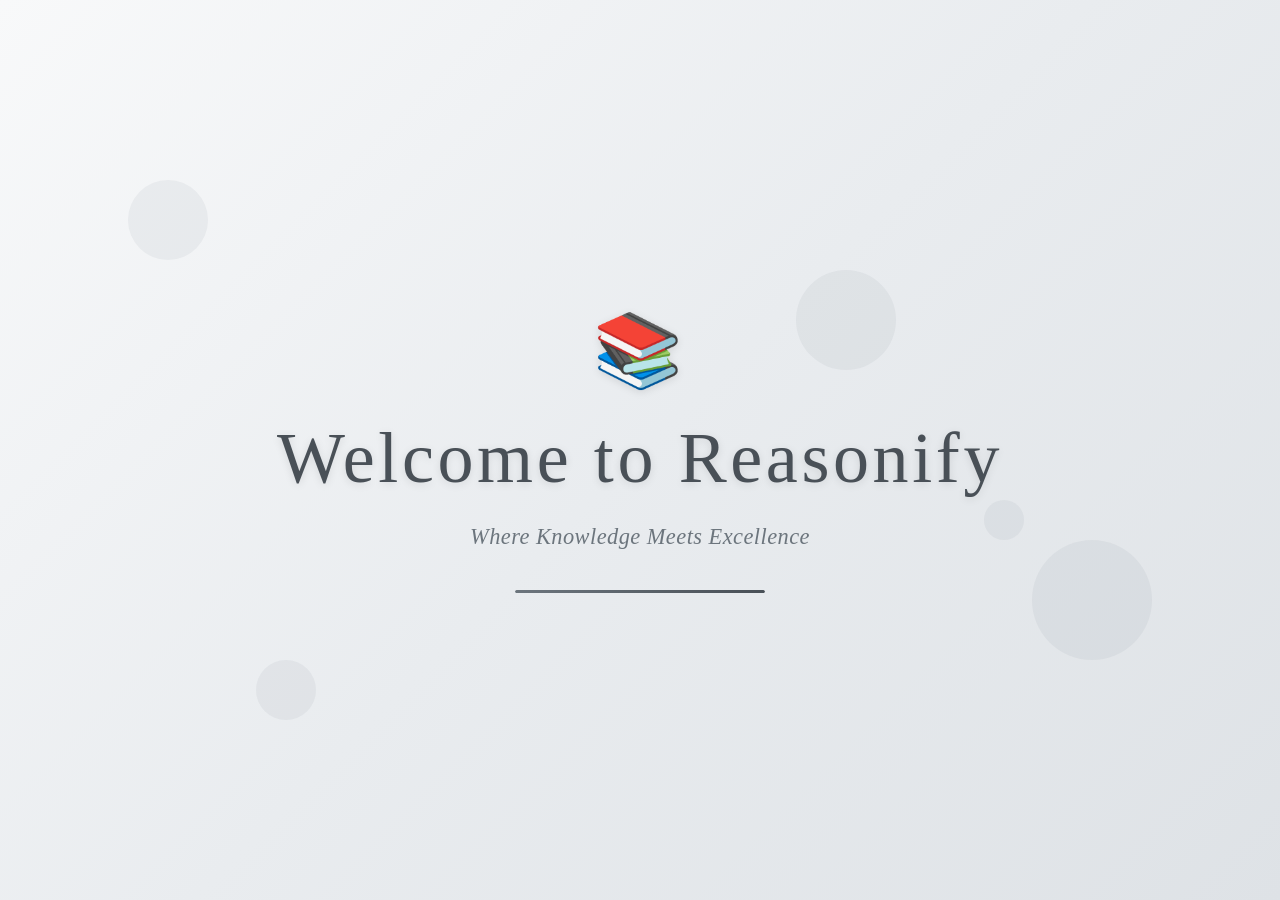
<file: Secure-Exam-Tool/secure_exam_tool/templates/welcome.html>
<!DOCTYPE html>
<html lang="en">
<head>
    <meta charset="UTF-8">
    <meta name="viewport" content="width=device-width, initial-scale=1.0">
    <title>Welcome to Reasonify</title>
    <style>
        * {
            margin: 0;
            padding: 0;
            box-sizing: border-box;
        }

        body {
            font-family: 'Georgia', 'Times New Roman', serif;
            background: linear-gradient(135deg, #f8f9fa 0%, #e9ecef 50%, #dee2e6 100%);
            min-height: 100vh;
            display: flex;
            align-items: center;
            justify-content: center;
            overflow: hidden;
            position: relative;
        }

        /* Animated background particles */
        .particles {
            position: absolute;
            top: 0;
            left: 0;
            width: 100%;
            height: 100%;
            overflow: hidden;
        }

        .particle {
            position: absolute;
            background: rgba(108, 117, 125, 0.08);
            border-radius: 50%;
            animation: float 6s ease-in-out infinite;
        }

        .particle:nth-child(1) {
            width: 80px;
            height: 80px;
            top: 20%;
            left: 10%;
            animation-delay: 0s;
        }

        .particle:nth-child(2) {
            width: 120px;
            height: 120px;
            top: 60%;
            right: 10%;
            animation-delay: 2s;
        }

        .particle:nth-child(3) {
            width: 60px;
            height: 60px;
            bottom: 20%;
            left: 20%;
            animation-delay: 4s;
        }

        .particle:nth-child(4) {
            width: 100px;
            height: 100px;
            top: 30%;
            right: 30%;
            animation-delay: 1s;
        }

        .particle:nth-child(5) {
            width: 40px;
            height: 40px;
            bottom: 40%;
            right: 20%;
            animation-delay: 3s;
        }

        @keyframes float {
            0%, 100% {
                transform: translateY(0px) rotate(0deg);
                opacity: 0.3;
            }
            50% {
                transform: translateY(-20px) rotate(180deg);
                opacity: 0.8;
            }
        }

        /* Main welcome container */
        .welcome-container {
            text-align: center;
            z-index: 10;
            position: relative;
            animation: fadeInUp 1.5s ease-out;
        }

        .welcome-logo {
            font-size: 4.5rem;
            font-weight: 400;
            color: #495057;
            margin-bottom: 1.5rem;
            text-shadow: 0 2px 8px rgba(0, 0, 0, 0.1);
            animation: elegantGlow 3s ease-in-out infinite alternate;
            letter-spacing: 0.05em;
        }

        .welcome-subtitle {
            font-size: 1.4rem;
            color: #6c757d;
            margin-bottom: 2.5rem;
            font-weight: 300;
            font-style: italic;
            animation: slideInUp 1s ease-out 0.5s both;
            letter-spacing: 0.02em;
        }

        .loading-bar {
            width: 250px;
            height: 3px;
            background: rgba(108, 117, 125, 0.15);
            border-radius: 1.5px;
            margin: 0 auto;
            overflow: hidden;
            position: relative;
            animation: slideInUp 1s ease-out 1s both;
            box-shadow: inset 0 1px 2px rgba(0, 0, 0, 0.1);
        }

        .loading-progress {
            height: 100%;
            background: linear-gradient(90deg, #6c757d, #495057);
            border-radius: 1.5px;
            width: 0%;
            animation: loading 5s ease-in-out forwards;
            box-shadow: 0 0 8px rgba(108, 117, 125, 0.3);
        }

        @keyframes loading {
            0% { width: 0%; }
            100% { width: 100%; }
        }

        @keyframes elegantGlow {
            from {
                text-shadow: 0 2px 8px rgba(0, 0, 0, 0.1);
                color: #495057;
            }
            to {
                text-shadow: 0 3px 12px rgba(73, 80, 87, 0.2);
                color: #343a40;
            }
        }

        @keyframes fadeInUp {
            from {
                opacity: 0;
                transform: translateY(40px);
            }
            to {
                opacity: 1;
                transform: translateY(0);
            }
        }

        @keyframes slideInUp {
            from {
                opacity: 0;
                transform: translateY(20px);
            }
            to {
                opacity: 1;
                transform: translateY(0);
            }
        }

        /* Slide out animation */
        .slide-out {
            animation: slideOutUp 1s ease-in-out forwards;
        }

        @keyframes slideOutUp {
            from {
                opacity: 1;
                transform: translateY(0);
            }
            to {
                opacity: 0;
                transform: translateY(-100px);
            }
        }

        /* Responsive design */
        @media (max-width: 768px) {
            .welcome-logo {
                font-size: 3.5rem;
            }
            .welcome-subtitle {
                font-size: 1.3rem;
            }
            .loading-bar {
                width: 200px;
            }
        }
    </style>
</head>
<body>
    <div class="particles">
        <div class="particle"></div>
        <div class="particle"></div>
        <div class="particle"></div>
        <div class="particle"></div>
        <div class="particle"></div>
    </div>

    <div class="welcome-container" id="welcomeContainer">
        <div class="welcome-logo">📚</div>
        <h1 class="welcome-logo">Welcome to Reasonify</h1>
        <p class="welcome-subtitle">Where Knowledge Meets Excellence</p>
        <div class="loading-bar">
            <div class="loading-progress"></div>
        </div>
    </div>

    <script>
        // After 5 seconds, slide out and redirect to instructions
        setTimeout(() => {
            const container = document.getElementById('welcomeContainer');
            container.classList.add('slide-out');
            
            setTimeout(() => {
                window.location.href = '/instructions';
            }, 1000);
        }, 5000);
    </script>
</body>
</html>
</file>
